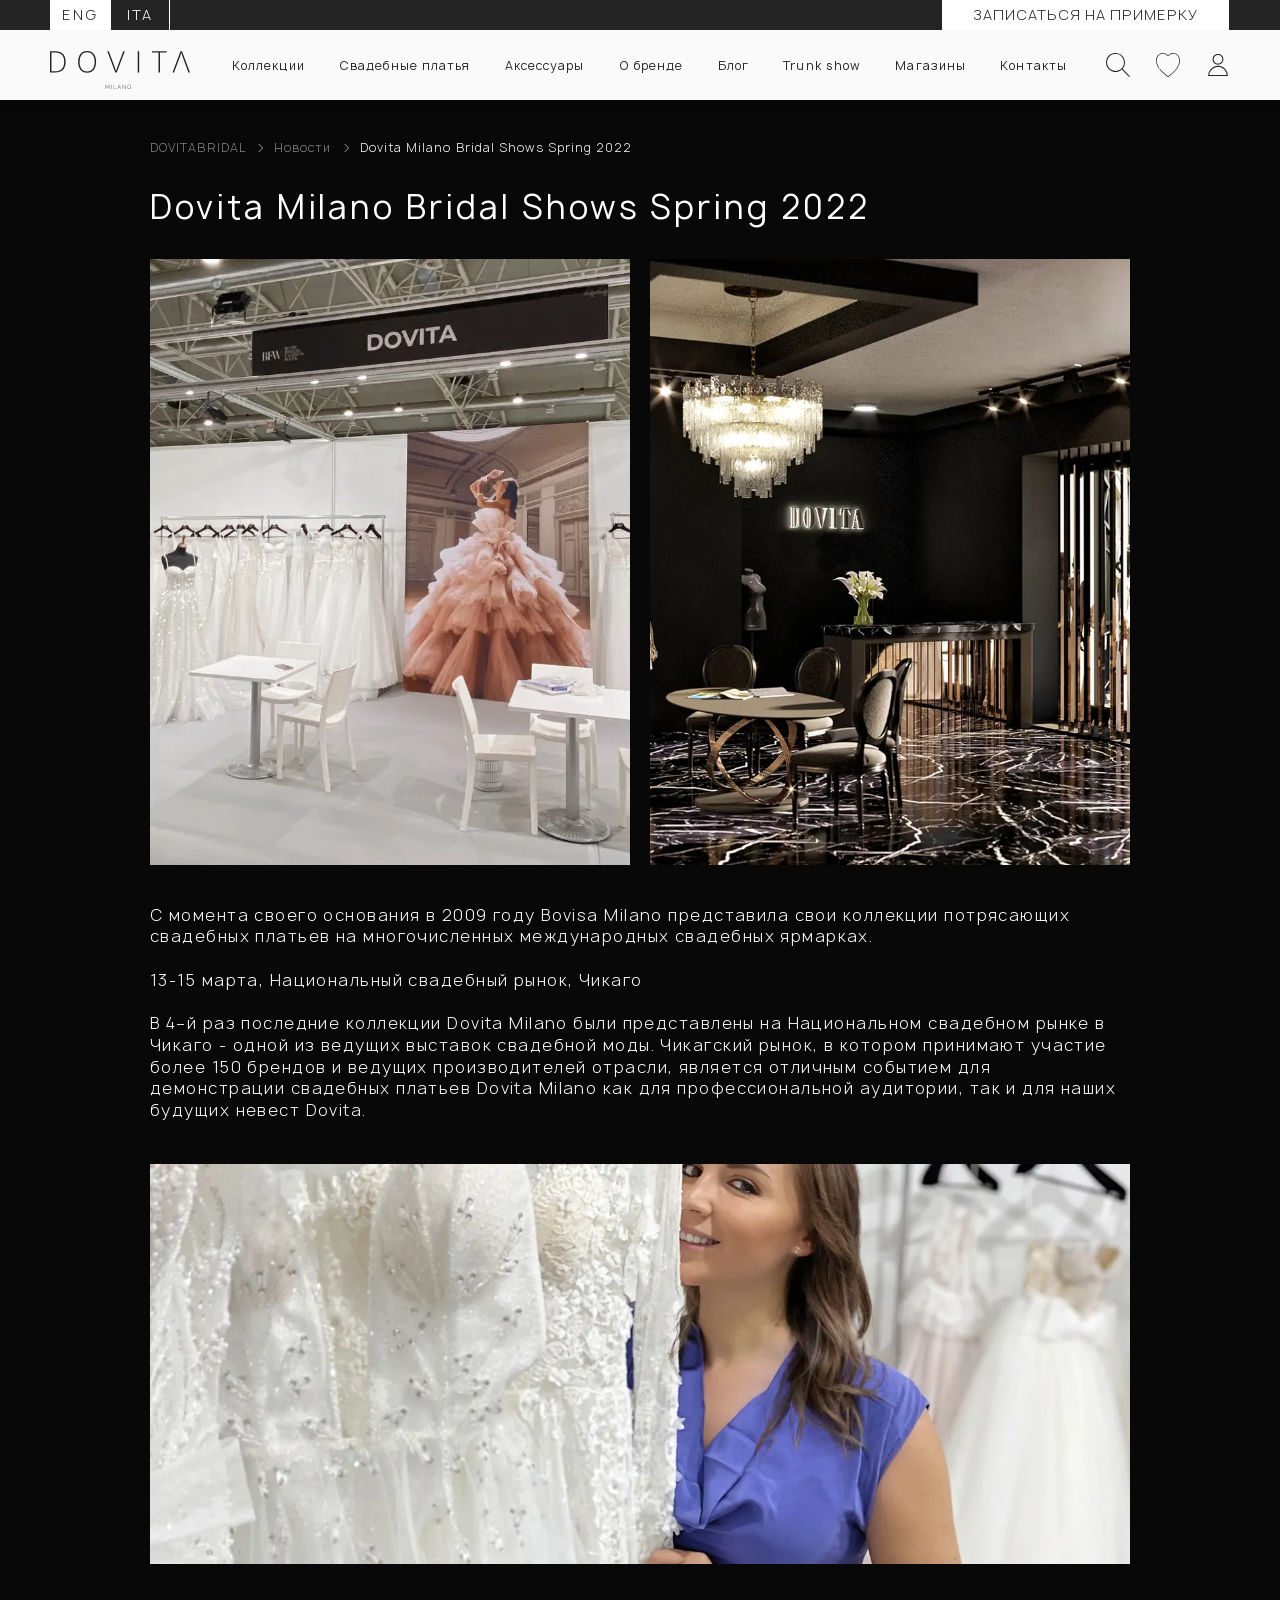
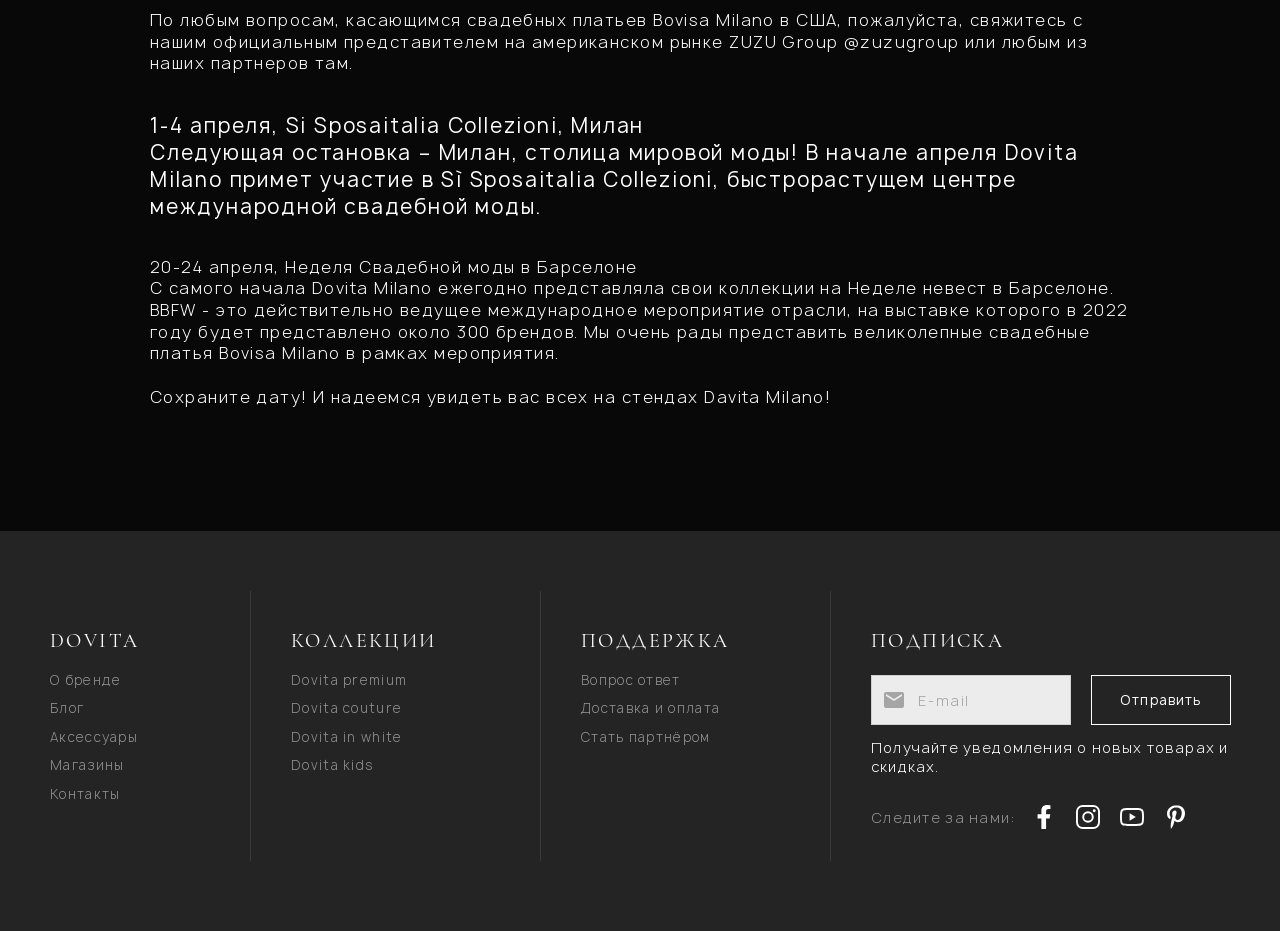
<file: blog_2.html>
<!DOCTYPE html>
<html lang="ru">

<head>
    <meta charset="UTF-8">
    <meta name="viewport" content="width=device-width, initial-scale=1.0">
    <meta name="format-detection" content="telephone=no">
    <title>Dovita</title>
    <meta name="description" content="Описание сайта">
    <link rel="icon" type="image/png" href="assets/favicon/favicon-96x96.png" sizes="96x96">
    <link rel="icon" type="image/svg+xml" href="assets/favicon/favicon.svg">
    <link rel="shortcut icon" href="assets/favicon/favicon.ico">
    <link rel="apple-touch-icon" sizes="180x180" href="assets/favicon/apple-touch-icon.png">
    <meta name="apple-mobile-web-app-title" content="Dovita">
    <link rel="manifest" href="assets/favicon/site.webmanifest">
    <link rel="stylesheet" href="assets/css/style.min.css">
    <script defer src="assets/js/bundle.min.js"></script>
</head>

<body data-scrollbar>

    <!-- HEADER -->
    <header class="header" data-header="module" data-scrollbar>
        <nav class="container">
            <div class="header__top">
                <ul class="header__lang">
                    <li class="header__lang-item">
                        <a href="#" class="header__lang-btn active">ENG</a>
                    </li>
                    <li class="header__lang-item">
                        <a href="#" class="header__lang-btn">ITA</a>
                    </li>
                </ul>
                <a href="#form-section" class="header__btn-modal">записаться на примерку</a>
            </div>
            <div class="header__bottom">
                <button class="hamburger header__hamburger" type="button" aria-label="навигация">
                    <span class="hamburger__stick"></span>
                    <span class="hamburger__stick"></span>
                    <span class="hamburger__stick"></span>
                </button>
                <div class="header__bottom-left">
                    <a href="index.html" class="logo header__logo">
                        <img src="assets/img/logo.svg" alt="Dovita" width="140" height="38">
                    </a>
                </div>
                <div class="header__bottom-center">
                    <ul class="header__list">
                        <li class="header__list-item">
                            <a href="collections.html" class="header__list-link">Коллекции</a>
                        </li>
                        <li class="header__list-item">
                            <a href="collections.html" class="header__list-link">Свадебные платья</a>
                        </li>
                        <li class="header__list-item">
                            <a href="#" class="header__list-link">Аксессуары</a>
                        </li>
                        <li class="header__list-item">
                            <a href="about.html" class="header__list-link">О бренде</a>
                        </li>
                        <li class="header__list-item">
                            <a href="blog_1.html" class="header__list-link">Блог</a>
                        </li>
                        <li class="header__list-item">
                            <a href="trunk_show_1.html" class="header__list-link">Trunk show</a>
                        </li>
                        <li class="header__list-item">
                            <a href="stores.html" class="header__list-link">Магазины</a>
                        </li>
                        <li class="header__list-item">
                            <a href="contacts.html" class="header__list-link">Контакты</a>
                        </li>
                    </ul>
                </div>
                <div class="header__bottom-right">
                    <button class="header__btn-search" type="button" data-trigger="search" aria-label="поиск"><span></span></button>
                    <a href="#" class="header__btn-saved" aria-label="избранное"><span></span></a>
                    <a href="#" class="header__btn-profile" aria-label="профиль"><span></span></a>
                </div>
            </div>
        </nav>
        <div class="header__search">
            <div class="header__search-wrapper">
                <form method="get" action="/" class="header__search-form" data-form="search-global">
                    <label class="input">
                        <span class="el-hidden">Поиск...</span>
                        <input type="search" name="s" placeholder="Поиск..." data-search>
                        <span class="input__message" data-error></span>
                    </label>
                    <button class="header__search-btn" type="submit" aria-label="поиск">
                        <svg width="30" height="30" fill="none" xmlns="http://www.w3.org/2000/svg">
                            <g clip-path="url(#clip0_198_1079)">
                                <path d="M13.609 4.208a9.125 9.125 0 11-9.117 9.125 9.167 9.167 0 019.117-9.125zm0-1.708a10.833 10.833 0 100 21.667 10.833 10.833 0 000-21.667zm15.558 25.242l-6.142-6.184-1.183 1.175 6.142 6.184a.834.834 0 101.183-1.175z" />
                            </g>
                            <defs>
                                <clippath id="clip0_198_1079">
                                    <path d="M0 0h30v30H0z" />
                                </clippath>
                            </defs>
                        </svg>
                    </button>
                </form>
                <button class="header__search-btn-close" type="button" aria-label="закрыть"></button>
            </div>
        </div>
    </header>

    <nav class="nav-mobile" data-nav-mobile="module">
        <div class="nav-mobile__big-wrapper">
            <div class="nav-mobile__wrapper">
                <div class="nav-mobile__main">
                    <ul class="nav-mobile__list">
                        <li class="nav-mobile__list-item">
                            <a href="collections.html" class="nav-mobile__list-link">Коллекции</a>
                        </li>
                        <li class="nav-mobile__list-item">
                            <a href="collections.html" class="nav-mobile__list-link">Свадебные платья</a>
                        </li>
                        <li class="nav-mobile__list-item">
                            <a href="#" class="nav-mobile__list-link">Аксессуары</a>
                        </li>
                        <li class="nav-mobile__list-item">
                            <a href="about.html" class="nav-mobile__list-link">О бренде</a>
                        </li>
                        <li class="nav-mobile__list-item">
                            <a href="blog_1.html" class="nav-mobile__list-link">Блог</a>
                        </li>
                        <li class="nav-mobile__list-item">
                            <a href="trunk_show_1.html" class="nav-mobile__list-link">Trunk show</a>
                        </li>
                        <li class="nav-mobile__list-item">
                            <a href="stores.html" class="nav-mobile__list-link">Магазины</a>
                        </li>
                        <li class="nav-mobile__list-item">
                            <a href="contacts.html" class="nav-mobile__list-link">Контакты</a>
                        </li>
                    </ul>
                </div>
            </div>
        </div>
    </nav>
    <!-- HEADER end -->

    <main class="page">

        <!-- BREAD-CRUMBS -->
        <div class="container container--blog">
            <ul class="bread-crumbs bread-crumbs--pb27">
                <li class="bread-crumbs__item">
                    <a href="index.html" class="bread-crumbs__link">DOVITABRIDAL</a>
                </li>
                <li class="bread-crumbs__item">
                    <a href="blog_1.html" class="bread-crumbs__link">Новости</a>
                </li>
                <li class="bread-crumbs__item">
                    <a href="blog_2.html" class="bread-crumbs__link active">Dovita Milano Bridal Shows Spring 2022</a>
                </li>
            </ul>
        </div>
        <!-- BREAD-CRUMBS end -->


        <!-- BLOG -->
        <section class="blog">
            <div class="container blog__container">
                <div class="blog__content wysiwyg-editor">
                    <h1>Dovita Milano Bridal Shows Spring 2022</h1>
                    <div class="horizontal-2-img">
                        <picture>
                            <source srcset="assets/img/blog/image_1.webp" type="image/webp">
                            <img src="assets/img/blog/image_1.jpg" alt width="480" height="600">
                        </picture>
                        <picture>
                            <source srcset="assets/img/blog/image_2.webp" type="image/webp">
                            <img src="assets/img/blog/image_2.jpg" alt width="480" height="600">
                        </picture>
                    </div>
                    <div class="blog__text">
                        <p>
                            С момента своего основания в 2009 году Bovisa Milano представила свои коллекции потрясающих свадебных платьев на многочисленных международных свадебных ярмарках.
                        </p>
                        <p>
                            13-15 марта, Национальный свадебный рынок, Чикаго
                        </p>
                        <p>
                            В 4–й раз последние коллекции Dovita Milano были представлены на Национальном свадебном рынке в Чикаго - одной из ведущих выставок свадебной моды. Чикагский рынок, в котором принимают участие более 150 брендов и ведущих производителей отрасли, является отличным событием для демонстрации свадебных платьев Dovita Milano как для профессиональной аудитории, так и для наших будущих невест Dovita.
                        </p>
                    </div>
                    <picture>
                        <source srcset="assets/img/blog/image_3.webp" type="image/webp">
                        <img src="assets/img/blog/image_3.jpg" alt width="980" height="400" loading="lazy">
                    </picture>
                    <p>
                        По любым вопросам, касающимся свадебных платьев Bovisa Milano в США, пожалуйста, свяжитесь с нашим официальным представителем на американском рынке ZUZU Group @zuzugroup или любым из наших партнеров там.
                    </p>
                    <p>
                        <b>
                            1-4 апреля, Si Sposaitalia Collezioni, Милан<br>
                            Следующая остановка – Милан, столица мировой моды! В начале апреля Dovita Milano примет участие в Sì Sposaitalia Collezioni, быстрорастущем центре международной свадебной моды.
                        </b>
                    </p>
                    <p>
                        20-24 апреля, Неделя Свадебной моды в Барселоне<br>
                        С самого начала Dovita Milano ежегодно представляла свои коллекции на Неделе невест в Барселоне. BBFW - это действительно ведущее международное мероприятие отрасли, на выставке которого в 2022 году будет представлено около 300 брендов. Мы очень рады представить великолепные свадебные платья Bovisa Milano в рамках мероприятия.
                    </p>
                    <p>
                        Сохраните дату! И надеемся увидеть вас всех на стендах Davita Milano!
                    </p>
                </div>
            </div>
        </section>
        <!-- BLOG end -->

    </main>

    <!-- FOOTER -->
    <footer class="footer">
        <nav class="container">
            <ul class="footer__wrapper">
                <li class="footer__wrapper-item">
                    <h3 class="footer__title">dovita</h3>
                    <ul class="footer__list">
                        <li class="footer__list-item">
                            <a href="about.html" class="footer__list-link">О бренде</a>
                        </li>
                        <li class="footer__list-item">
                            <a href="blog_1.html" class="footer__list-link">Блог</a>
                        </li>
                        <li class="footer__list-item">
                            <a href="#" class="footer__list-link">Аксессуары</a>
                        </li>
                        <li class="footer__list-item">
                            <a href="stores.html" class="footer__list-link">Магазины</a>
                        </li>
                        <li class="footer__list-item">
                            <a href="contacts.html" class="footer__list-link">Контакты</a>
                        </li>
                    </ul>
                </li>
                <li class="footer__wrapper-item">
                    <h3 class="footer__title">Коллекции</h3>
                    <ul class="footer__list">
                        <li class="footer__list-item">
                            <a href="collections.html" class="footer__list-link">Dovita premium</a>
                        </li>
                        <li class="footer__list-item">
                            <a href="collections.html" class="footer__list-link">Dovita couture</a>
                        </li>
                        <li class="footer__list-item">
                            <a href="collections.html" class="footer__list-link">Dovita in white</a>
                        </li>
                        <li class="footer__list-item">
                            <a href="collections.html" class="footer__list-link">Dovita kids</a>
                        </li>
                    </ul>
                </li>
                <li class="footer__wrapper-item">
                    <h3 class="footer__title">поддержка</h3>
                    <ul class="footer__list">
                        <li class="footer__list-item">
                            <a href="qq.html" class="footer__list-link">Вопрос ответ</a>
                        </li>
                        <li class="footer__list-item">
                            <a href="qq.html" class="footer__list-link">Доставка и оплата</a>
                        </li>
                        <li class="footer__list-item">
                            <a href="stores.html#form-section" class="footer__list-link">Стать партнёром</a>
                        </li>
                    </ul>
                </li>
                <li class="footer__wrapper-item">
                    <h3 class="footer__title footer__title--email">Подписка</h3>
                    <form action="server.php" class="form-subscription" data-form="subscription">
                        <label class="input input--email">
                            <span class="el-hidden">Ваш E-mail</span>
                            <input type="email" name="useremail" placeholder="E-mail" data-email>
                            <span class="input__message"></span>
                            <span class="input__icon"></span>
                        </label>
                        <button class="btn form-subscription__form-btn" type="submit"><span>Отправить</span></button>
                        <p class="form-subscription__message form-subscription__message--success">Спасибо за подписку!</p>
                        <p class="form-subscription__message form-subscription__message--error">Ошибка! Пожалуйста, попробуйте позже.</p>
                    </form>
                    <p class="footer__email-descr">
                        Получайте уведомления о новых товарах и скидках.
                    </p>
                    <div class="footer__social">
                        <p class="footer__social-text">Следите за нами:</p>
                        <ul class="social">
                            <li class="social__item">
                                <a href="#" target="_blank" class="social__link">
                                    <img src="assets/icons/social/facebook-white.svg" alt width="24" height="24" loading="lazy">
                                </a>
                            </li>
                            <li class="social__item">
                                <a href="#" target="_blank" class="social__link">
                                    <img src="assets/icons/social/instagram-white.svg" alt width="24" height="24" loading="lazy">
                                </a>
                            </li>
                            <li class="social__item">
                                <a href="#" target="_blank" class="social__link">
                                    <img src="assets/icons/social/youtube-white.svg" alt width="24" height="24" loading="lazy">
                                </a>
                            </li>
                            <li class="social__item">
                                <a href="#" target="_blank" class="social__link">
                                    <img src="assets/icons/social/pinterest-white.svg" alt width="24" height="24" loading="lazy">
                                </a>
                            </li>
                        </ul>
                    </div>
                </li>
            </ul>
        </nav>
    </footer>
    <!-- FOOTER end -->
</body>

</html>
</file>
